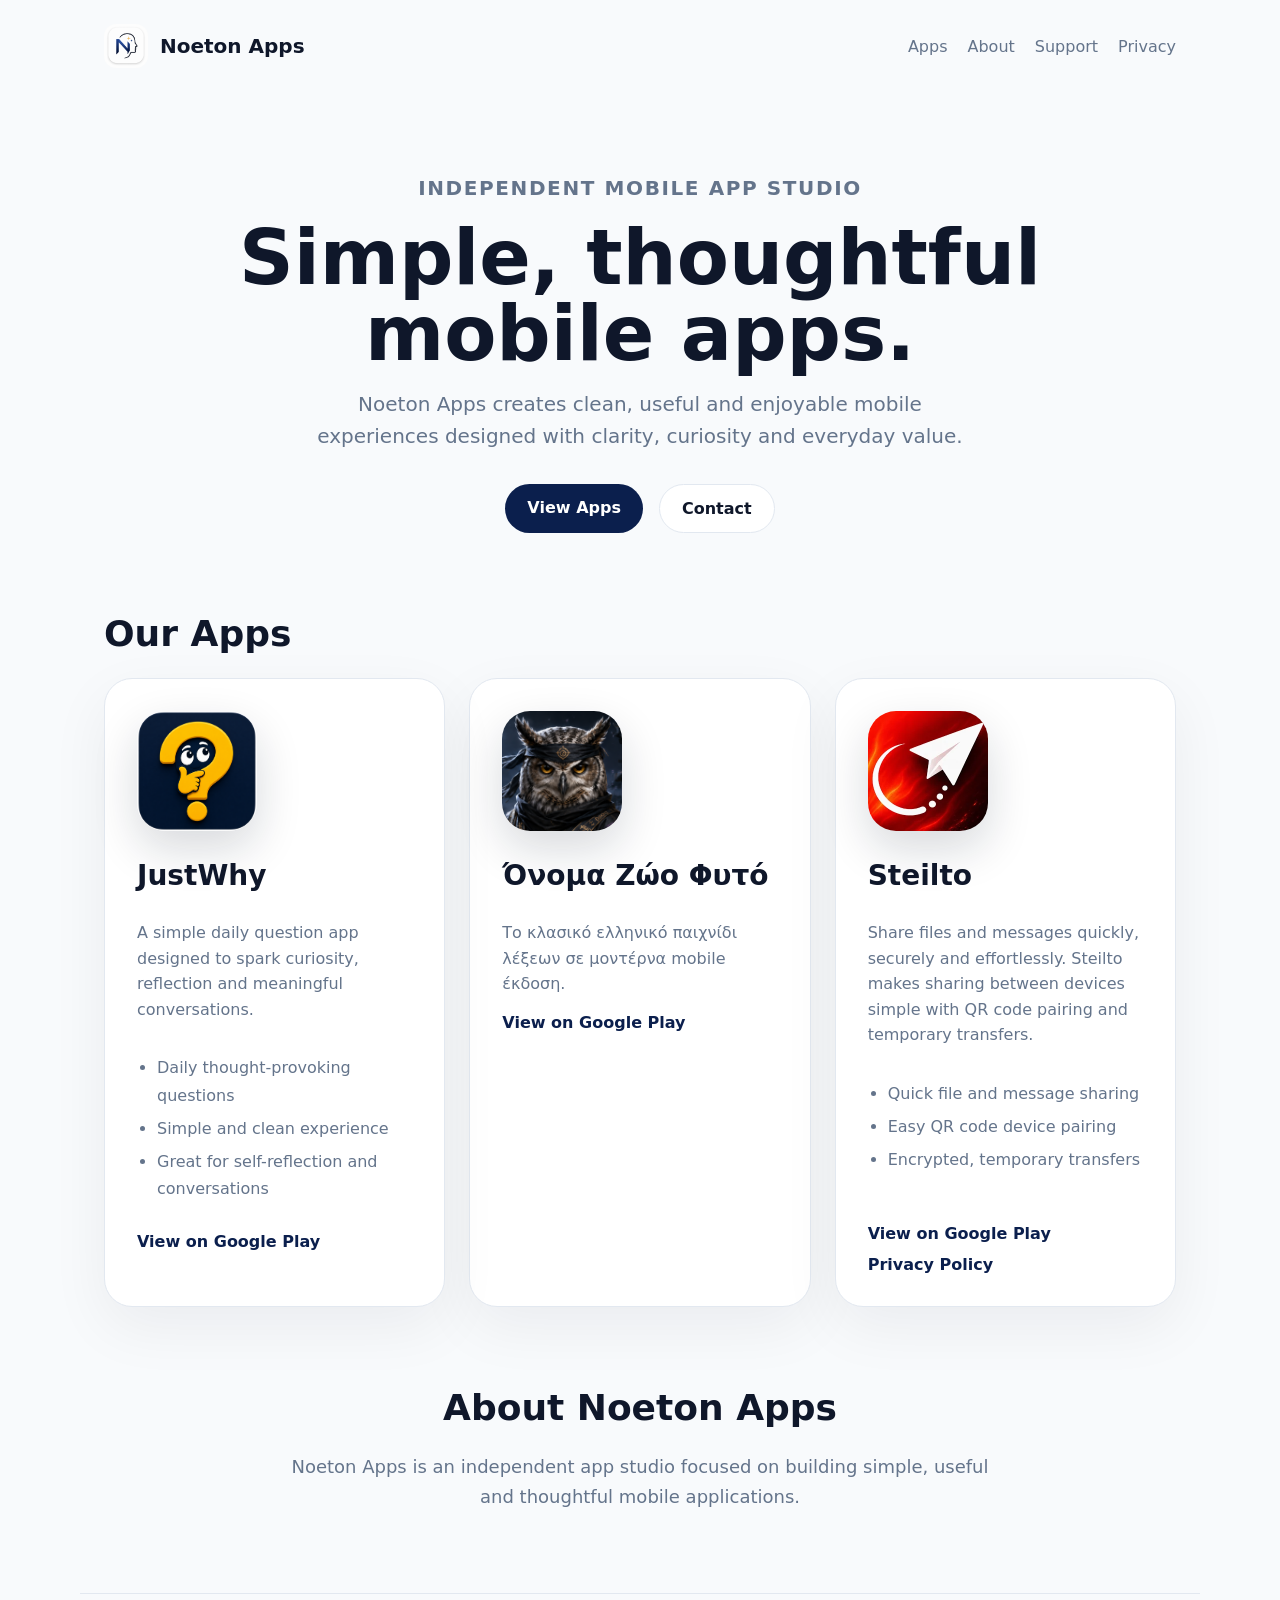
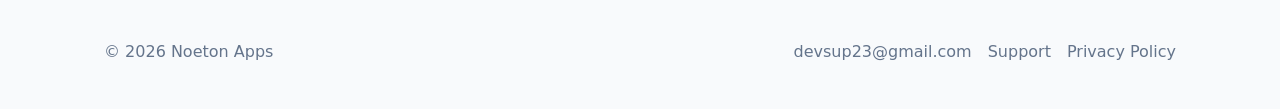
<file: index.html>
<!DOCTYPE html>
<html lang="el">
<head>
  <meta charset="UTF-8" />
  <meta name="viewport" content="width=device-width, initial-scale=1.0" />

  <title>Noeton Apps - Independent Mobile App Studio</title>
  <meta name="description" content="Noeton Apps creates simple, thoughtful and useful mobile apps." />

  <link rel="stylesheet" href="css/style.css" />
</head>
<body>

<header class="site-header">
  <a class="brand" href="index.html">
    <img src="images/noeton-icon.png" alt="Noeton Apps logo" class="brand-logo">
    <span>Noeton Apps</span>
  </a>

  <nav>
    <a href="#apps">Apps</a>
    <a href="#about">About</a>
    <a href="support.html">Support</a>
    <a href="privacy.html">Privacy</a>
  </nav>
</header>

  <main>
    <section class="hero">
      <p class="eyebrow">Independent Mobile App Studio</p>
      <h1>Simple, thoughtful mobile apps.</h1>
      <p>
        Noeton Apps creates clean, useful and enjoyable mobile experiences
        designed with clarity, curiosity and everyday value.
      </p>

      <div class="hero-actions">
        <a class="button primary" href="#apps">View Apps</a>
        <a class="button secondary" href="mailto:devsup23@gmail.com">Contact</a>
      </div>
    </section>

    <section id="apps" class="section">
  <h2>Our Apps</h2>

  <div class="app-grid">
    <article class="app-card featured-app">
  <img
      src="images/justwhy-icon.png"
      alt="JustWhy app icon"
      class="app-icon"
  >

  <h3>JustWhy</h3>

  <p>
    A simple daily question app designed to spark curiosity, reflection
    and meaningful conversations.
  </p>

  <ul class="app-features">
    <li>Daily thought-provoking questions</li>
    <li>Simple and clean experience</li>
    <li>Great for self-reflection and conversations</li>
  </ul>

  <a class="text-link" href="https://play.google.com/store/apps/details?id=com.noetonapps.justwhy" target="_blank" rel="noopener">
    View on Google Play
  </a>
</article>

    <article class="app-card">
      <img
        src="images/onoma-zoo-fyto-icon.png"
        alt="Όνομα Ζώο Φυτό app icon"
        class="app-icon"
      >

      <h3>Όνομα Ζώο Φυτό</h3>
      <p>
        Το κλασικό ελληνικό παιχνίδι λέξεων σε μοντέρνα mobile έκδοση.
      </p>
      <a class="text-link" href="https://play.google.com/store/apps/details?id=com.tkotsakis.nap23" target="_blank" rel="noopener">
        View on Google Play
      </a>
    </article>
	
<article class="app-card">
  <img
    src="images/steilto-icon.png"
    alt="Steilto app icon"
    class="app-icon"
    loading="lazy"
  >

  <h3>Steilto</h3>

  <p>
    Share files and messages quickly, securely and effortlessly.
    Steilto makes sharing between devices simple with QR code
    pairing and temporary transfers.
  </p>

  <ul class="app-features">
    <li>Quick file and message sharing</li>
    <li>Easy QR code device pairing</li>
    <li>Encrypted, temporary transfers</li>
  </ul>

  <div class="app-links">
    <a
      class="text-link"
      href="https://play.google.com/store/apps/details?id=com.noetonapps.steilto"
      target="_blank"
      rel="noopener noreferrer"
    >
      View on Google Play
    </a>

    <a
      class="text-link"
      href="privacy-steilto.html"
    >
      Privacy Policy
    </a>
  </div>
</article>

  </div>
</section>

    <section id="about" class="section about">
      <h2>About Noeton Apps</h2>
      <p>
        Noeton Apps is an independent app studio focused on building simple,
        useful and thoughtful mobile applications.
      </p>
    </section>
  </main>

  <footer>
  <p>© 2026 Noeton Apps</p>
  <p>
    <a href="mailto:devsup23@gmail.com">devsup23@gmail.com</a>
    <a href="support.html">Support</a>
    <a href="privacy.html">Privacy Policy</a>
  </p>
</footer>

</body>
</html>
</file>
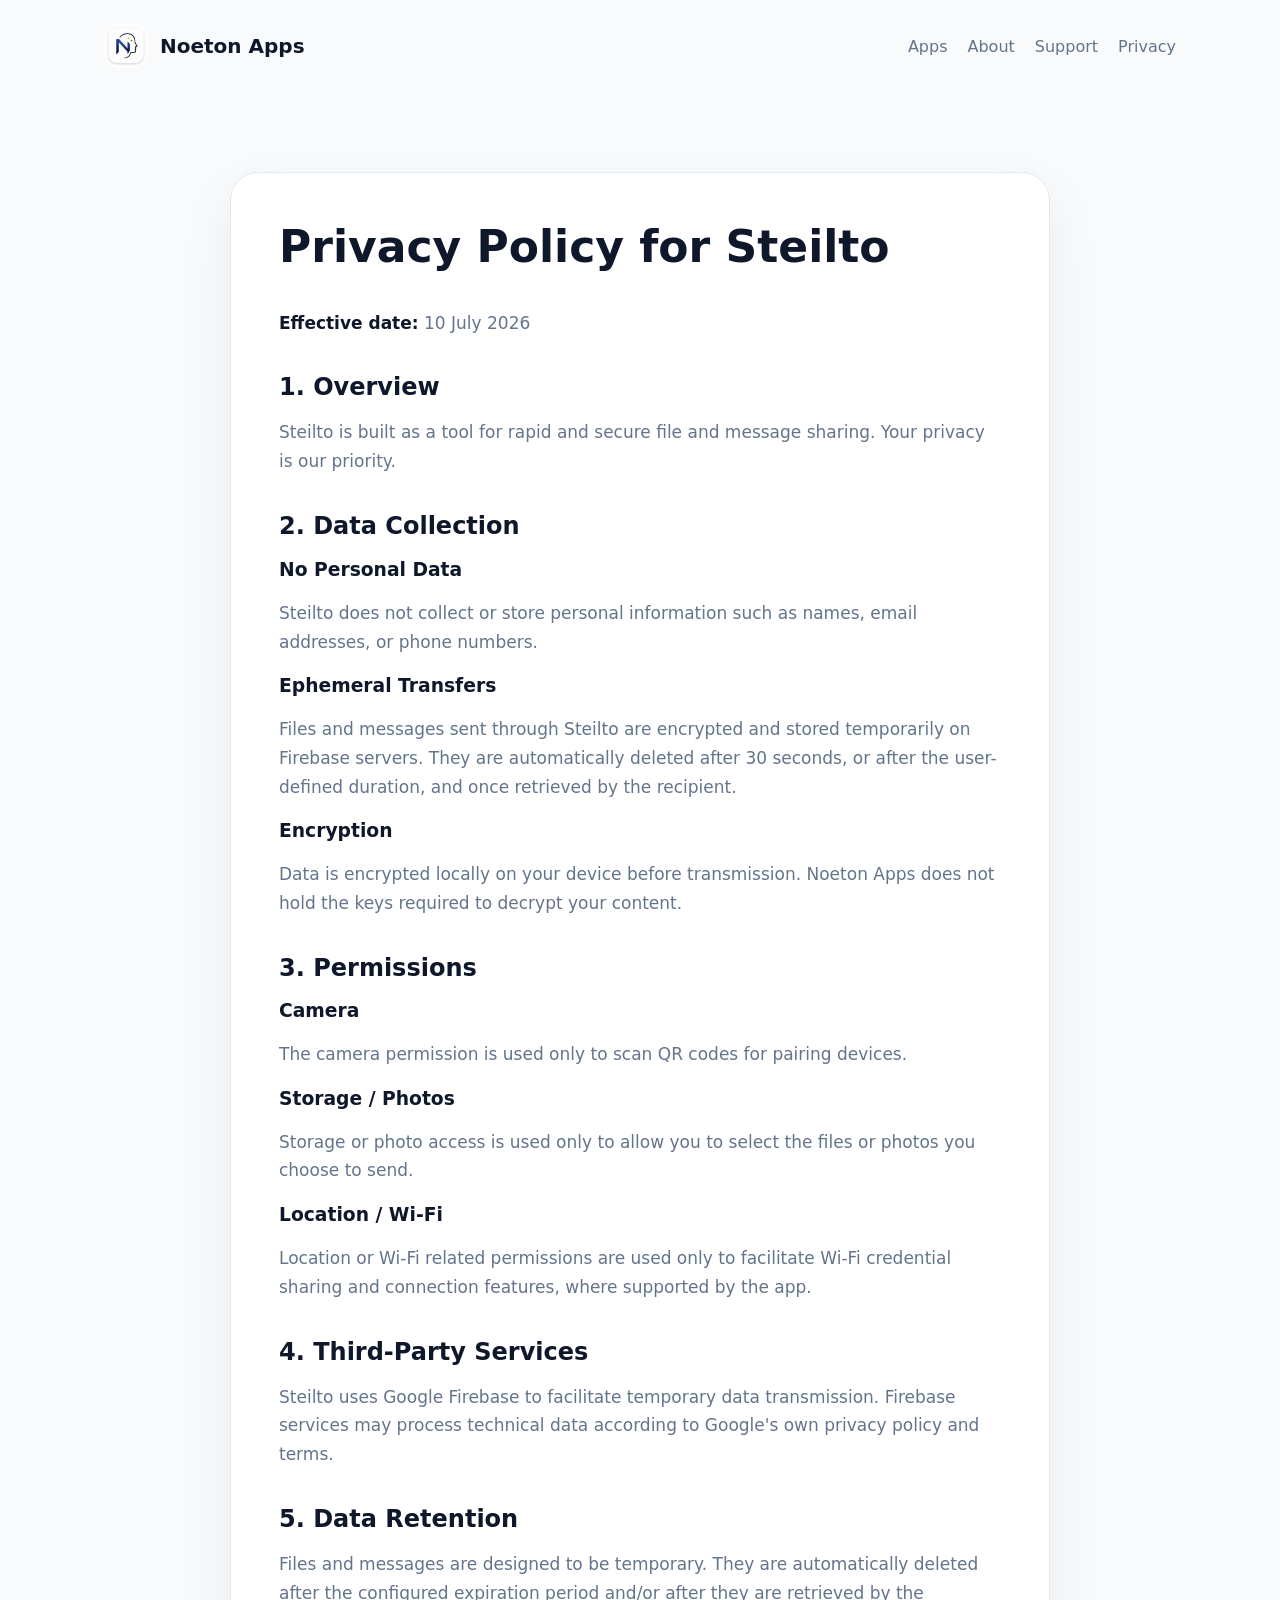
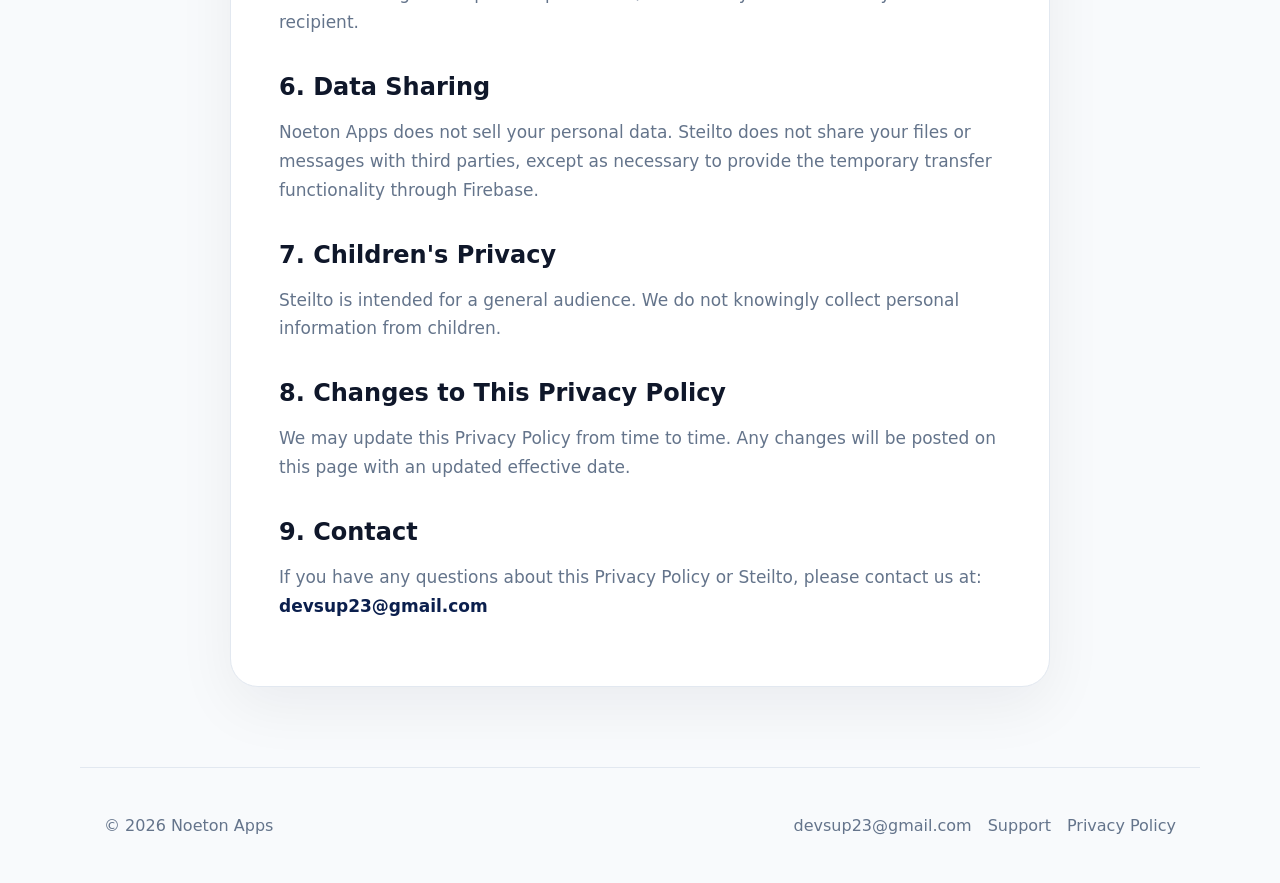
<file: privacy-steilto.html>
<!DOCTYPE html>
<html lang="el">
<head>
  <meta charset="UTF-8" />
  <meta name="viewport" content="width=device-width, initial-scale=1.0" />

  <title>Privacy Policy for Steilto - Noeton Apps</title>
  <meta name="description" content="Privacy Policy for Steilto by Noeton Apps." />

  <link rel="stylesheet" href="css/style.css" />
</head>
<body>

  <header class="site-header">
    <a class="brand" href="index.html">
      <img src="images/noeton-icon.png" alt="Noeton Apps logo" class="brand-logo">
      <span>Noeton Apps</span>
    </a>

    <nav>
      <a href="index.html#apps">Apps</a>
      <a href="index.html#about">About</a>
      <a href="support.html">Support</a>
      <a href="privacy.html">Privacy</a>
    </nav>
  </header>

  <main>
    <section class="section page-content">
      <h1>Privacy Policy for Steilto</h1>

      <p><strong>Effective date:</strong> 10 July 2026</p>

      <h2>1. Overview</h2>
      <p>
        Steilto is built as a tool for rapid and secure file and message sharing.
        Your privacy is our priority.
      </p>

      <h2>2. Data Collection</h2>

      <h3>No Personal Data</h3>
      <p>
        Steilto does not collect or store personal information such as names,
        email addresses, or phone numbers.
      </p>

      <h3>Ephemeral Transfers</h3>
      <p>
        Files and messages sent through Steilto are encrypted and stored temporarily
        on Firebase servers. They are automatically deleted after 30 seconds,
        or after the user-defined duration, and once retrieved by the recipient.
      </p>

      <h3>Encryption</h3>
      <p>
        Data is encrypted locally on your device before transmission. Noeton Apps
        does not hold the keys required to decrypt your content.
      </p>

      <h2>3. Permissions</h2>

      <h3>Camera</h3>
      <p>
        The camera permission is used only to scan QR codes for pairing devices.
      </p>

      <h3>Storage / Photos</h3>
      <p>
        Storage or photo access is used only to allow you to select the files or
        photos you choose to send.
      </p>

      <h3>Location / Wi-Fi</h3>
      <p>
        Location or Wi-Fi related permissions are used only to facilitate Wi-Fi
        credential sharing and connection features, where supported by the app.
      </p>

      <h2>4. Third-Party Services</h2>
      <p>
        Steilto uses Google Firebase to facilitate temporary data transmission.
        Firebase services may process technical data according to Google's own
        privacy policy and terms.
      </p>

      <h2>5. Data Retention</h2>
      <p>
        Files and messages are designed to be temporary. They are automatically
        deleted after the configured expiration period and/or after they are
        retrieved by the recipient.
      </p>

      <h2>6. Data Sharing</h2>
      <p>
        Noeton Apps does not sell your personal data. Steilto does not share your
        files or messages with third parties, except as necessary to provide the
        temporary transfer functionality through Firebase.
      </p>

      <h2>7. Children's Privacy</h2>
      <p>
        Steilto is intended for a general audience. We do not knowingly collect
        personal information from children.
      </p>

      <h2>8. Changes to This Privacy Policy</h2>
      <p>
        We may update this Privacy Policy from time to time. Any changes will be
        posted on this page with an updated effective date.
      </p>

      <h2>9. Contact</h2>
      <p>
        If you have any questions about this Privacy Policy or Steilto, please
        contact us at:
        <a class="text-link" href="mailto:devsup23@gmail.com">devsup23@gmail.com</a>
      </p>
    </section>
  </main>

  <footer>
    <p>© 2026 Noeton Apps</p>
    <p>
      <a href="mailto:devsup23@gmail.com">devsup23@gmail.com</a>
      <a href="support.html">Support</a>
      <a href="privacy.html">Privacy Policy</a>
    </p>
  </footer>

</body>
</html>
</file>
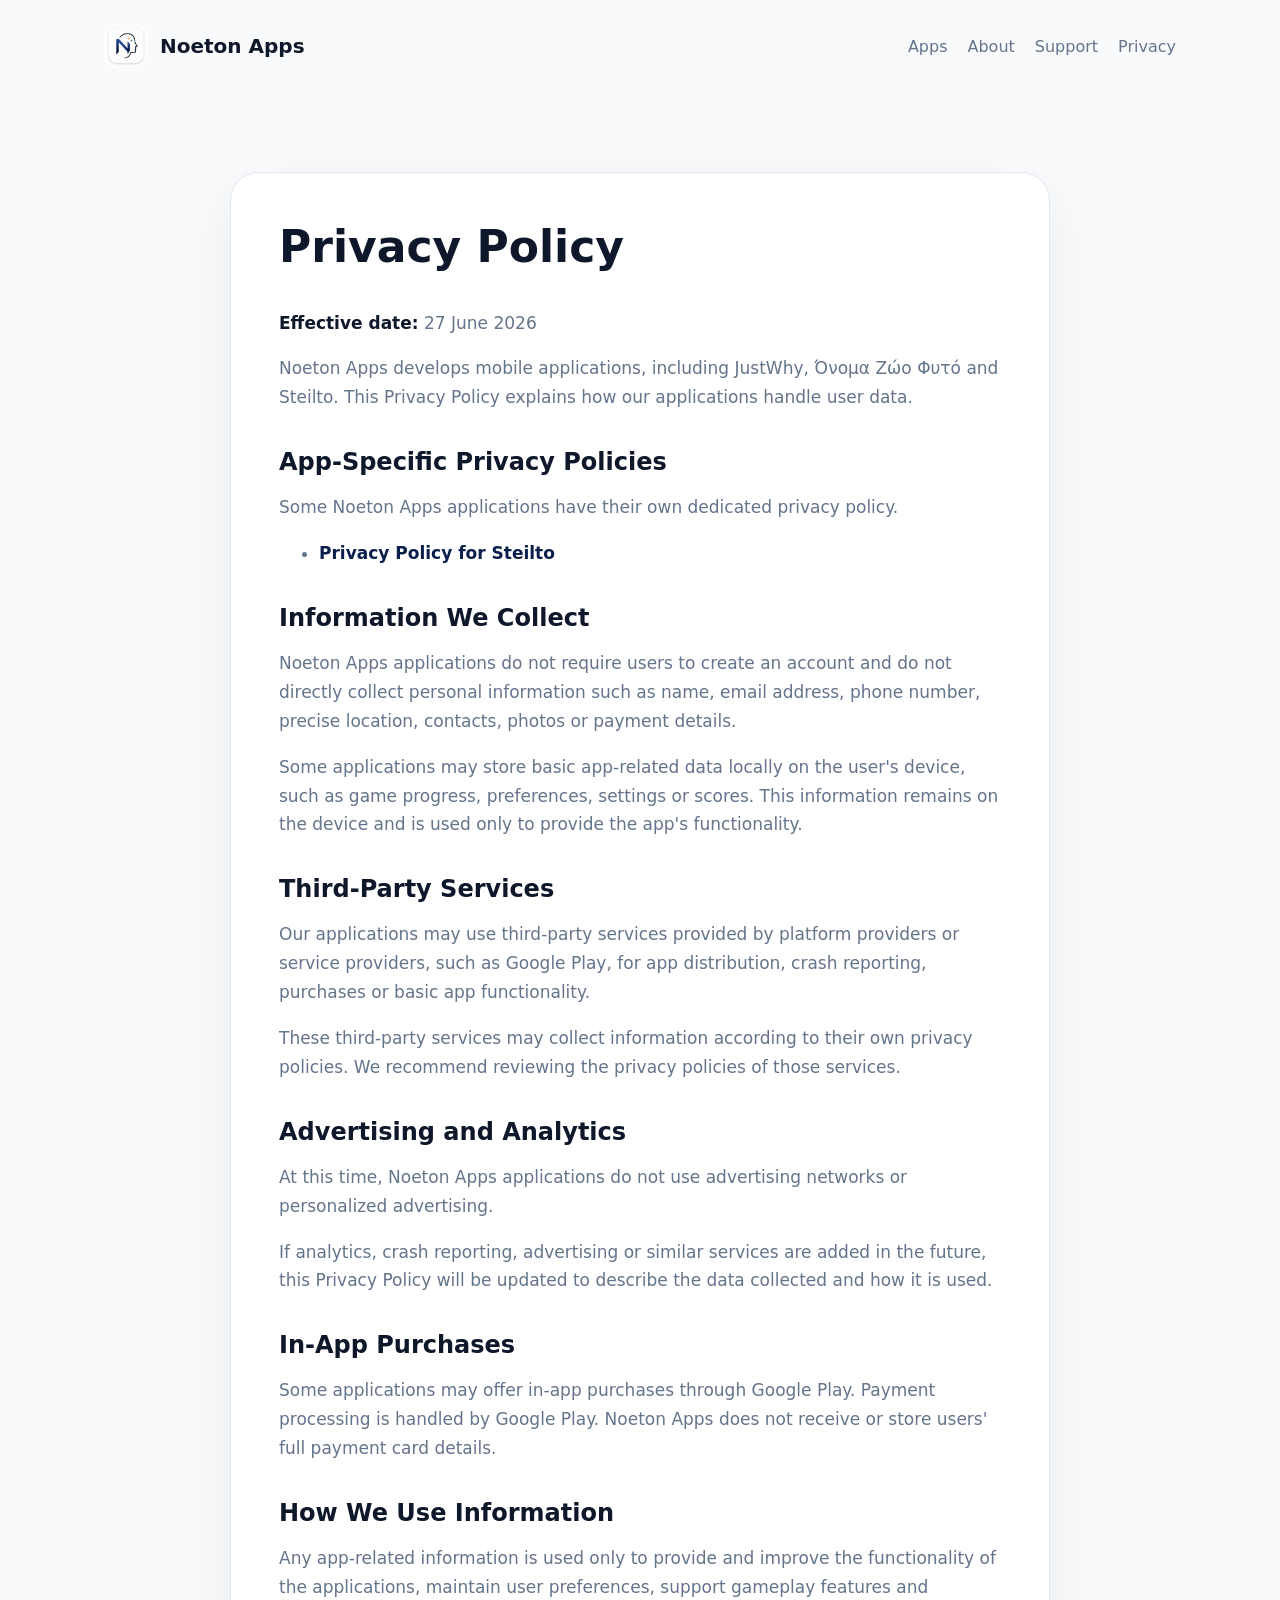
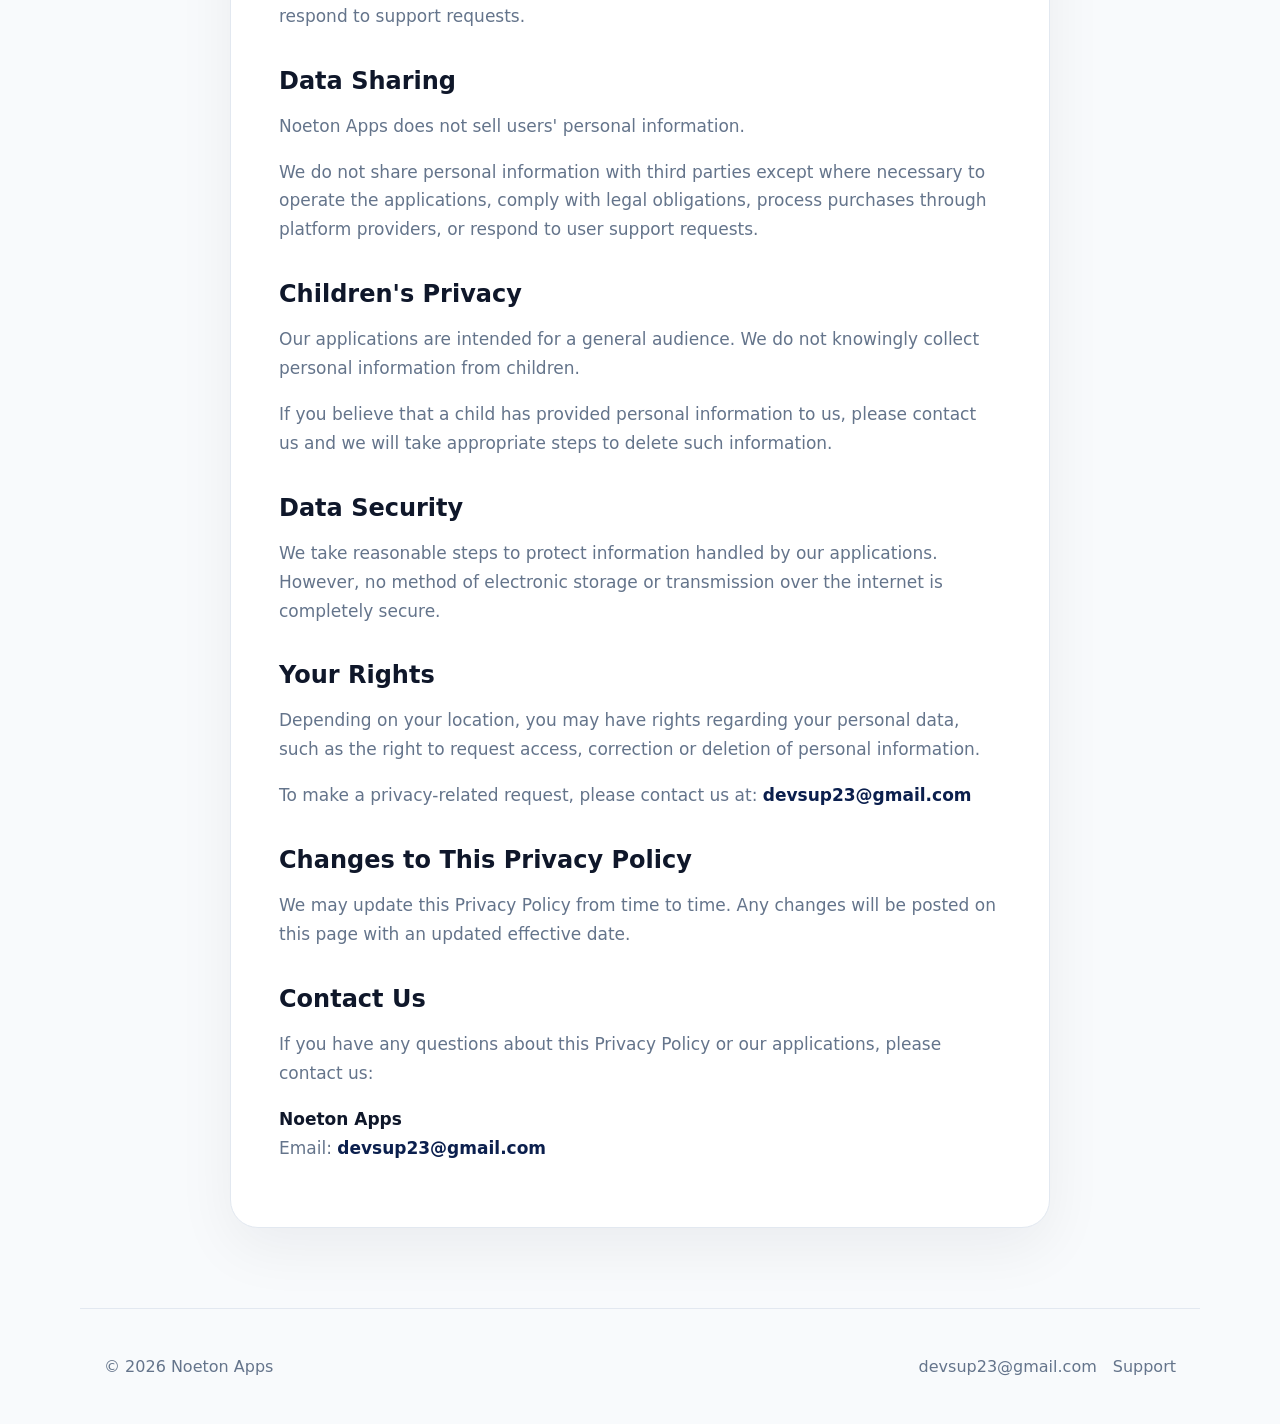
<file: privacy.html>
<!DOCTYPE html>
<html lang="el">
<head>
  <meta charset="UTF-8" />
  <meta name="viewport" content="width=device-width, initial-scale=1.0" />

  <title>Privacy Policy - Noeton Apps</title>
  <meta name="description" content="Privacy Policy for Noeton Apps applications." />

  <link rel="stylesheet" href="css/style.css" />
</head>
<body>

  <header class="site-header">
    <a class="brand" href="index.html">
      <img src="images/noeton-icon.png" alt="Noeton Apps logo" class="brand-logo">
      <span>Noeton Apps</span>
    </a>

    <nav>
      <a href="index.html#apps">Apps</a>
      <a href="index.html#about">About</a>
      <a href="support.html">Support</a>
      <a href="privacy.html">Privacy</a>
    </nav>
  </header>

  <main>
    <section class="section page-content">
      <h1>Privacy Policy</h1>

      <p><strong>Effective date:</strong> 27 June 2026</p>

      <p>
        Noeton Apps develops mobile applications, including JustWhy, Όνομα Ζώο Φυτό and Steilto.
        This Privacy Policy explains how our applications handle user data.
      </p>
	  
	  <h2>App-Specific Privacy Policies</h2>
	  
	  <p>
		 Some Noeton Apps applications have their own dedicated privacy policy.
	  </p>

		<ul>
		  <li>
			<a class="text-link" href="privacy-steilto.html">
			  Privacy Policy for Steilto
			</a>
		  </li>
		</ul>

      <h2>Information We Collect</h2>

      <p>
        Noeton Apps applications do not require users to create an account and do not directly
        collect personal information such as name, email address, phone number, precise location,
        contacts, photos or payment details.
      </p>

      <p>
        Some applications may store basic app-related data locally on the user's device, such as
        game progress, preferences, settings or scores. This information remains on the device
        and is used only to provide the app's functionality.
      </p>

      <h2>Third-Party Services</h2>

      <p>
        Our applications may use third-party services provided by platform providers or service
        providers, such as Google Play, for app distribution, crash reporting, purchases or basic
        app functionality.
      </p>

      <p>
        These third-party services may collect information according to their own privacy policies.
        We recommend reviewing the privacy policies of those services.
      </p>

      <h2>Advertising and Analytics</h2>

      <p>
        At this time, Noeton Apps applications do not use advertising networks or personalized
        advertising.
      </p>

      <p>
        If analytics, crash reporting, advertising or similar services are added in the future,
        this Privacy Policy will be updated to describe the data collected and how it is used.
      </p>

      <h2>In-App Purchases</h2>

      <p>
        Some applications may offer in-app purchases through Google Play. Payment processing is
        handled by Google Play. Noeton Apps does not receive or store users' full payment card
        details.
      </p>

      <h2>How We Use Information</h2>

      <p>
        Any app-related information is used only to provide and improve the functionality of the
        applications, maintain user preferences, support gameplay features and respond to support
        requests.
      </p>

      <h2>Data Sharing</h2>

      <p>
        Noeton Apps does not sell users' personal information.
      </p>

      <p>
        We do not share personal information with third parties except where necessary to operate
        the applications, comply with legal obligations, process purchases through platform providers,
        or respond to user support requests.
      </p>

      <h2>Children's Privacy</h2>

      <p>
        Our applications are intended for a general audience. We do not knowingly collect personal
        information from children.
      </p>

      <p>
        If you believe that a child has provided personal information to us, please contact us and
        we will take appropriate steps to delete such information.
      </p>

      <h2>Data Security</h2>

      <p>
        We take reasonable steps to protect information handled by our applications. However, no
        method of electronic storage or transmission over the internet is completely secure.
      </p>

      <h2>Your Rights</h2>

      <p>
        Depending on your location, you may have rights regarding your personal data, such as the
        right to request access, correction or deletion of personal information.
      </p>

      <p>
        To make a privacy-related request, please contact us at:
        <a class="text-link" href="mailto:devsup23@gmail.com">devsup23@gmail.com</a>
      </p>

      <h2>Changes to This Privacy Policy</h2>

      <p>
        We may update this Privacy Policy from time to time. Any changes will be posted on this
        page with an updated effective date.
      </p>

      <h2>Contact Us</h2>

      <p>
        If you have any questions about this Privacy Policy or our applications, please contact us:
      </p>

      <p>
        <strong>Noeton Apps</strong><br>
        Email: <a class="text-link" href="mailto:devsup23@gmail.com">devsup23@gmail.com</a>
      </p>
    </section>
  </main>

  <footer>
    <p>© 2026 Noeton Apps</p>
    <p>
      <a href="mailto:devsup23@gmail.com">devsup23@gmail.com</a>
      <a href="support.html">Support</a>
    </p>
  </footer>

</body>
</html>
</file>
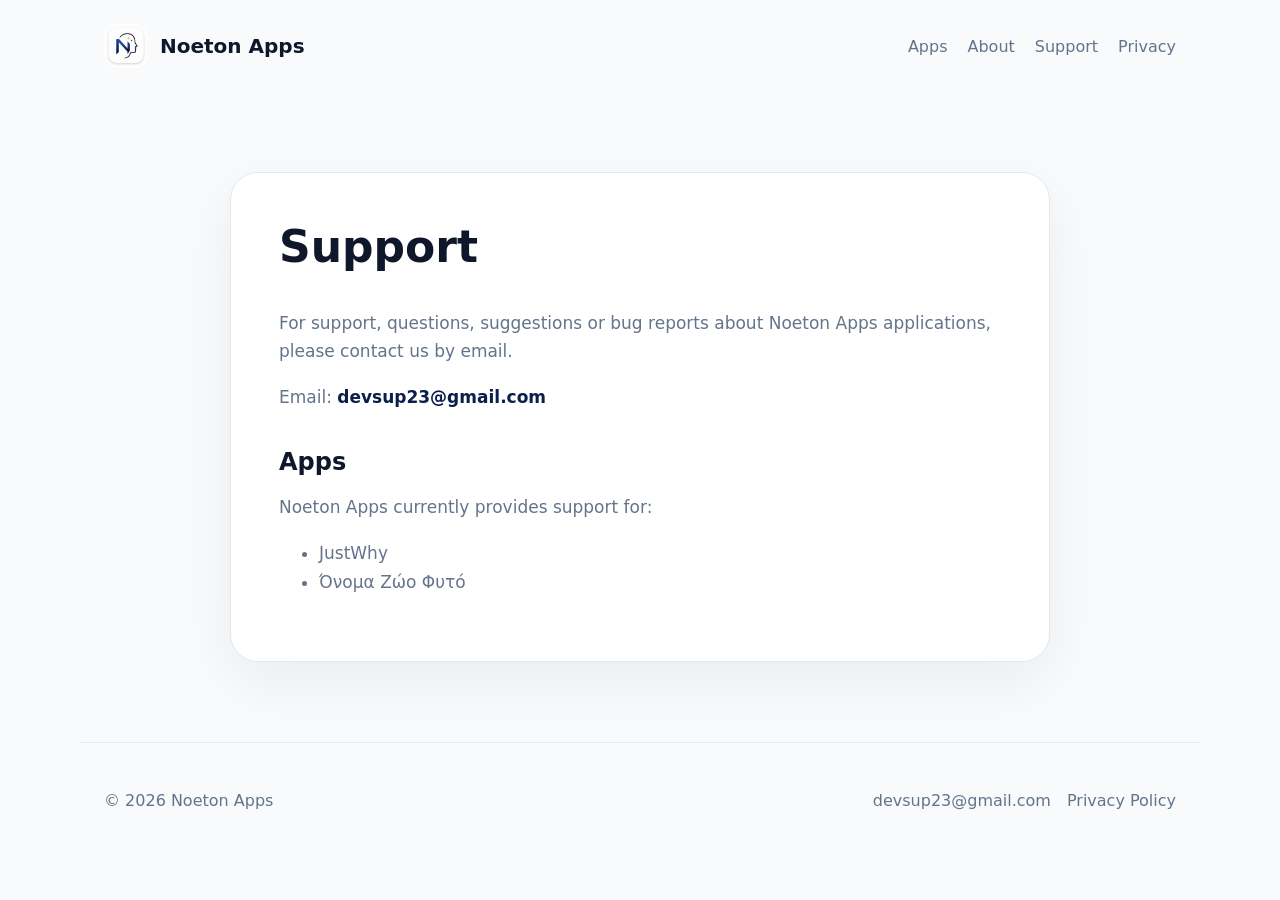
<file: support.html>
<!DOCTYPE html>
<html lang="el">
<head>
  <meta charset="UTF-8" />
  <meta name="viewport" content="width=device-width, initial-scale=1.0" />

  <title>Support - Noeton Apps</title>
  <meta name="description" content="Contact Noeton Apps support." />

  <link rel="stylesheet" href="css/style.css" />
</head>
<body>

  <header class="site-header">
    <a class="brand" href="index.html">
      <img src="images/noeton-icon.png" alt="Noeton Apps logo" class="brand-logo">
      <span>Noeton Apps</span>
    </a>

    <nav>
      <a href="index.html#apps">Apps</a>
      <a href="index.html#about">About</a>
      <a href="support.html">Support</a>
      <a href="privacy.html">Privacy</a>
    </nav>
  </header>

  <main>
    <section class="section page-content">
      <h1>Support</h1>
      <p>
        For support, questions, suggestions or bug reports about Noeton Apps applications,
        please contact us by email.
      </p>

      <p>
        Email:
        <a class="text-link" href="mailto:devsup23@gmail.com">devsup23@gmail.com</a>
      </p>

      <h2>Apps</h2>
      <p>
        Noeton Apps currently provides support for:
      </p>

      <ul>
        <li>JustWhy</li>
        <li>Όνομα Ζώο Φυτό</li>
      </ul>
    </section>
  </main>

  <footer>
    <p>© 2026 Noeton Apps</p>
    <p>
      <a href="mailto:devsup23@gmail.com">devsup23@gmail.com</a>
      <a href="privacy.html">Privacy Policy</a>
    </p>
  </footer>

</body>
</html>
</file>
<file: css/style.css>
:root {
  --bg: #f8fafc;
  --text: #0f172a;
  --muted: #64748b;
  --card: #ffffff;
  --primary: #0b1f4d;
  --accent: #f4b740;
  --border: #e2e8f0;
}

* {
  box-sizing: border-box;
}

body {
  margin: 0;
  font-family: Inter, system-ui, -apple-system, BlinkMacSystemFont, "Segoe UI", sans-serif;
  background: var(--bg);
  color: var(--text);
}

.site-header {
  max-width: 1120px;
  margin: 0 auto;
  padding: 24px;
  display: flex;
  align-items: center;
  justify-content: space-between;
}

.brand {
  display: flex;
  align-items: center;
  gap: 12px;
  font-weight: 700;
  font-size: 20px;
}

.brand {
  display: flex;
  align-items: center;
  gap: 12px;
  font-weight: 700;
  font-size: 20px;
  color: var(--text);
  text-decoration: none;
}

.brand-logo {
  width: 44px;
  height: 44px;
  border-radius: 12px;
  object-fit: cover;
  display: block;
}

nav {
  display: flex;
  gap: 20px;
}

nav a,
footer a {
  color: var(--muted);
  text-decoration: none;
  font-weight: 500;
}

.hero {
  max-width: 900px;
  margin: 80px auto;
  padding: 0 24px;
  text-align: center;
}

.eyebrow {
  color: var(--primary);
  font-weight: 700;
  letter-spacing: 0.08em;
  text-transform: uppercase;
  font-size: 13px;
}

.hero h1 {
  font-size: clamp(42px, 7vw, 76px);
  line-height: 1;
  margin: 16px 0;
}

.hero p {
  max-width: 680px;
  margin: 0 auto;
  color: var(--muted);
  font-size: 20px;
  line-height: 1.6;
}

.hero-actions {
  margin-top: 32px;
  display: flex;
  justify-content: center;
  gap: 16px;
}

.button {
  padding: 14px 22px;
  border-radius: 999px;
  text-decoration: none;
  font-weight: 700;
}

.button.primary {
  background: var(--primary);
  color: white;
}

.button.secondary {
  border: 1px solid var(--border);
  color: var(--text);
  background: white;
}

.section {
  max-width: 1120px;
  margin: 80px auto;
  padding: 0 24px;
}

.section h2 {
  font-size: 36px;
  margin-bottom: 24px;
}

.app-grid {
  display: grid;
  grid-template-columns: repeat(2, 1fr);
  gap: 24px;
}

.app-card {
  background: var(--card);
  border: 1px solid var(--border);
  border-radius: 28px;
  padding: 32px;
  box-shadow: 0 20px 60px rgba(15, 23, 42, 0.06);
}

.app-card h3 {
  font-size: 28px;
  margin: 0 0 12px;
}

.app-card p {
  color: var(--muted);
  line-height: 1.6;
}

.badge {
  display: inline-block;
  margin-top: 16px;
  padding: 8px 12px;
  border-radius: 999px;
  background: #fff7e6;
  color: #8a5a00;
  font-weight: 700;
}

.text-link {
  color: var(--primary);
  font-weight: 700;
  text-decoration: none;
}

.about {
  text-align: center;
}

.about p {
  max-width: 720px;
  margin: 0 auto;
  color: var(--muted);
  font-size: 18px;
  line-height: 1.7;
}

footer {
  max-width: 1120px;
  margin: 80px auto 0;
  padding: 32px 24px;
  border-top: 1px solid var(--border);
  display: flex;
  justify-content: space-between;
  color: var(--muted);
}

footer p {
  display: flex;
  gap: 16px;
}

@media (max-width: 760px) {
  .site-header,
  footer {
    flex-direction: column;
    gap: 20px;
  }

  nav {
    flex-wrap: wrap;
    justify-content: center;
  }

  .app-grid {
    grid-template-columns: 1fr;
  }

  .hero {
    margin: 48px auto;
  }
}

.page-content {
  max-width: 820px;
  background: var(--card);
  border: 1px solid var(--border);
  border-radius: 28px;
  padding: 48px;
  box-shadow: 0 20px 60px rgba(15, 23, 42, 0.06);
}

.page-content h1 {
  font-size: 44px;
  margin-top: 0;
}

.page-content h2 {
  font-size: 24px;
  margin-top: 36px;
  margin-bottom: 12px;
}

.page-content p,
.page-content li {
  color: var(--muted);
  font-size: 17px;
  line-height: 1.7;
}

.page-content strong {
  color: var(--text);
}

@media (max-width: 760px) {
  .page-content {
    padding: 28px;
  }

  .page-content h1 {
    font-size: 34px;
  }
}

.app-icon {
  width: 120px;
  height: 120px;
  border-radius: 28px;
  object-fit: cover;
  display: block;
  margin-bottom: 28px;
  box-shadow: 0 18px 45px rgba(15, 23, 42, 0.16);
}

.featured-app {
  position: relative;
}

.app-features {
  margin: 18px 0 22px;
  padding-left: 20px;
}

.app-features li {
  color: var(--muted);
  line-height: 1.7;
  margin-bottom: 6px;
}


/* Three application cards */
.app-grid {
  display: grid;
  grid-template-columns: repeat(3, minmax(0, 1fr));
  gap: 24px;
  align-items: stretch;
}

.app-card {
  display: flex;
  flex-direction: column;
  min-width: 0;
  transition: transform 0.25s ease, box-shadow 0.25s ease;
}

.app-card:hover {
  transform: translateY(-5px);
  box-shadow: 0 24px 60px rgba(15, 23, 42, 0.10);
}

.app-features {
  padding-left: 20px;
  margin: 16px 0 24px;
  color: var(--muted);
  line-height: 1.7;
}

.app-links {
  margin-top: auto;
  padding-top: 20px;
  display: flex;
  flex-wrap: wrap;
  gap: 12px 20px;
}

@media (max-width: 950px) {
  .app-grid {
    grid-template-columns: repeat(2, minmax(0, 1fr));
  }
}

@media (max-width: 650px) {
  .app-grid {
    grid-template-columns: 1fr;
  }
}
</file>
